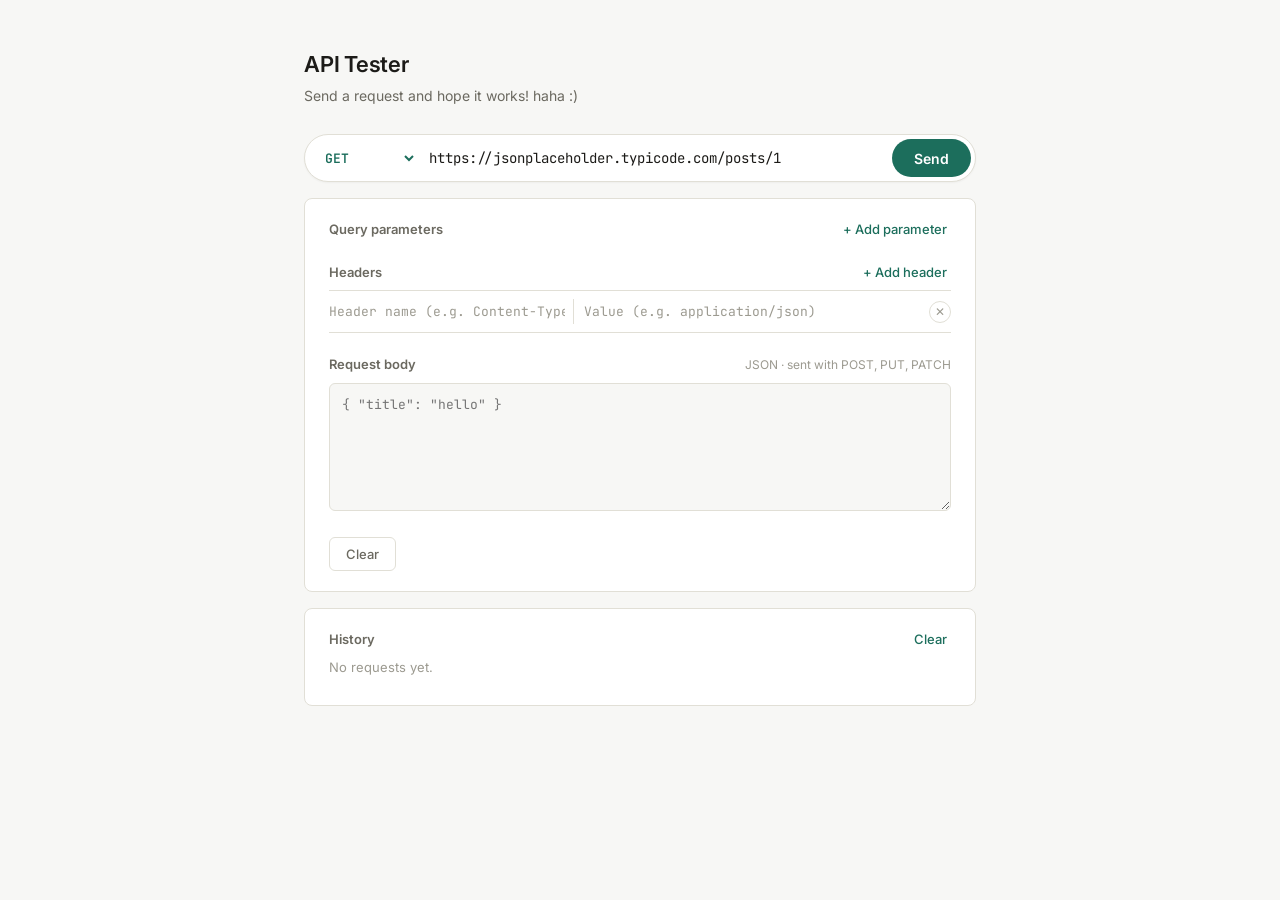
<file: index.html>
<!DOCTYPE html>
<html lang="en">
<head>
<meta charset="UTF-8">
<meta name="viewport" content="width=device-width, initial-scale=1">
<title>API Tester</title>
<link rel="preconnect" href="https://fonts.googleapis.com">
<link rel="preconnect" href="https://fonts.gstatic.com" crossorigin>
<link href="https://fonts.googleapis.com/css2?family=Inter:wght@400;500;600;700&family=JetBrains+Mono:wght@400;500;600&display=swap" rel="stylesheet">
<link rel="stylesheet" href="project/css/style.css">
</head>
<body>

<div class="page">

  <header class="page-header">
    <h1>API Tester</h1>
    <p class="subtitle">Send a request and hope it works! haha :)</p>
  </header>

  <!--REQUEST BAR (hero element)-->
  <div class="request-bar">
    <select id="methodSelect" class="method-select">
      <option value="GET">GET</option>
      <option value="POST">POST</option>
      <option value="PUT">PUT</option>
      <option value="PATCH">PATCH</option>
      <option value="DELETE">DELETE</option>
    </select>
    <input type="text" id="urlInput" class="url-input" value="https://jsonplaceholder.typicode.com/posts/1">
    <button id="sendBtn" class="send-btn">Send</button>
  </div>

  <!--REQUEST DETAILS-->
  <section class="panel">

    <div class="field-header">
      <h2>Query parameters</h2>
      <button type="button" class="link-btn" id="addParamBtn">+ Add parameter</button>
    </div>
    <div id="paramsList" class="kv-list"></div>

    <div class="field-header">
      <h2>Headers</h2>
      <button type="button" class="link-btn" id="addHeaderBtn">+ Add header</button>
    </div>
    <div id="headersList" class="kv-list"></div>

    <div class="field-header">
      <h2>Request body</h2>
      <span class="hint">JSON &middot; sent with POST, PUT, PATCH</span>
    </div>
    <textarea id="bodyInput" class="body-input" rows="6" placeholder='{ "title": "hello" }'></textarea>

    <div class="button-row">
      <button type="button" id="clearBtn" class="secondary-btn">Clear</button>
    </div>
  </section>

  <div id="errorBox" class="error-box"></div>

  <!--RESPONSE-->
  <section id="results" class="panel" style="display:none;">
    <div class="response-summary">
      <div class="summary-item">
        <span class="summary-label">Status</span>
        <span id="status" class="summary-value"></span>
      </div>
      <div class="summary-divider"></div>
      <div class="summary-item">
        <span class="summary-label">Time</span>
        <span id="time" class="summary-value"></span>
      </div>
    </div>

    <div class="field-header">
      <h2>Response headers</h2>
    </div>
    <pre id="responseHeaders" class="output-block"></pre>

    <div class="field-header">
      <h2>Response body</h2>
      <button type="button" class="link-btn" id="copyBtn">Copy</button>
    </div>
    <pre id="body" class="output-block"></pre>
  </section>

  <!--HISTORY-->
  <section class="panel">
    <div class="field-header">
      <h2>History</h2>
      <button type="button" class="link-btn" id="clearHistoryBtn">Clear</button>
    </div>
    <div id="historyList"></div>
  </section>

</div>

<script src="project/js/script.js"></script>
</body>
</html>
</file>
<file: project/css/style.css>
:root {
  --bg: #F7F7F5;
  --panel: #FFFFFF;
  --border: #E1DFD6;
  --ink: #1C1B18;
  --ink-muted: #6B6960;
  --ink-faint: #9C9A90;

  --accent: #1C6E5C;
  --accent-hover: #14503F;
  --accent-tint: #E6F0EC;

  --danger: #B23A2E;
  --danger-tint: #F7E9E7;

  --radius-sm: 6px;
  --radius-md: 8px;

  --font-ui: 'Inter', system-ui, -apple-system, sans-serif;
  --font-mono: 'JetBrains Mono', ui-monospace, 'SFMono-Regular', Consolas, monospace;
}

* { box-sizing: border-box; }

body {
  margin: 0;
  background: var(--bg);
  color: var(--ink);
  font-family: var(--font-ui);
  font-size: 15px;
  line-height: 1.5;
}

.page {
  max-width: 720px;
  margin: 0 auto;
  padding: 48px 24px 80px;
}

.page-header {
  margin-bottom: 28px;
}
.page-header h1 {
  font-size: 22px;
  font-weight: 600;
  margin: 0;
  letter-spacing: -0.01em;
}
.subtitle {
  margin: 4px 0 0;
  color: var(--ink-muted);
  font-size: 14px;
}

.request-bar {
  display: flex;
  background: var(--panel);
  border: 1px solid var(--border);
  border-radius: 999px;
  padding: 4px;
  gap: 4px;
  box-shadow: 0 1px 2px rgba(28, 27, 24, 0.04);
}

.method-select {
  flex: 0 0 auto;
  width: 108px;
  border: none;
  background: transparent;
  color: var(--accent);
  font-family: var(--font-mono);
  font-weight: 600;
  font-size: 13px;
  padding: 0 12px;
  border-radius: 999px;
  cursor: pointer;
}
.method-select:focus-visible {
  outline: 2px solid var(--accent);
  outline-offset: 2px;
}

.url-input {
  flex: 1;
  min-width: 0;
  border: none;
  background: transparent;
  color: var(--ink);
  font-family: var(--font-mono);
  font-size: 14px;
  padding: 10px 8px;
}
.url-input:focus {
  outline: none;
}
.url-input::placeholder {
  color: var(--ink-faint);
}

.send-btn {
  flex: 0 0 auto;
  border: none;
  background: var(--accent);
  color: #fff;
  font-family: var(--font-ui);
  font-weight: 600;
  font-size: 14px;
  padding: 0 22px;
  border-radius: 999px;
  cursor: pointer;
  transition: background 0.15s ease;
}
.send-btn:hover { background: var(--accent-hover); }
.send-btn:disabled { background: var(--ink-faint); cursor: not-allowed; }
.send-btn:focus-visible {
  outline: 2px solid var(--accent);
  outline-offset: 2px;
}

.panel {
  background: var(--panel);
  border: 1px solid var(--border);
  border-radius: var(--radius-md);
  padding: 20px 24px;
  margin-top: 16px;
}

.field-header {
  display: flex;
  align-items: baseline;
  justify-content: space-between;
  margin-top: 22px;
}
.field-header:first-child { margin-top: 0; }

.field-header h2 {
  font-size: 13px;
  font-weight: 600;
  color: var(--ink-muted);
  margin: 0;
}

.hint {
  font-size: 12px;
  color: var(--ink-faint);
}

.link-btn {
  border: none;
  background: none;
  color: var(--accent);
  font-family: var(--font-ui);
  font-size: 13px;
  font-weight: 500;
  cursor: pointer;
  padding: 2px 4px;
}
.link-btn:hover { color: var(--accent-hover); text-decoration: underline; }

.kv-list {
  margin-top: 8px;
}
.kv-row {
  display: flex;
  align-items: center;
  gap: 8px;
  padding: 8px 0;
  border-bottom: 1px solid var(--border);
}
.kv-row:first-child {
  border-top: 1px solid var(--border);
}

.kv-row input {
  flex: 1;
  min-width: 0;            
  border: none;
  background: transparent;
  font-family: var(--font-mono);
  font-size: 13px;
  color: var(--ink);
  padding: 4px 0;
}
.kv-row input::placeholder { color: var(--ink-faint); }
.kv-row input:focus { outline: none; }

.kv-row .kv-key { flex: 0 0 38%; }
.kv-row .kv-value { flex: 1; border-left: 1px solid var(--border); padding-left: 10px; }

.remove-btn {
  flex: 0 0 auto;
  width: 22px;
  height: 22px;
  border-radius: 50%;
  border: 1px solid var(--border);
  background: var(--panel);
  color: var(--ink-faint);
  font-size: 12px;
  line-height: 1;
  cursor: pointer;
  display: flex;
  align-items: center;
  justify-content: center;
  padding: 0;
}
.remove-btn:hover {
  border-color: var(--danger);
  color: var(--danger);
}

.empty-hint {
  color: var(--ink-faint);
  font-size: 13px;
  padding: 8px 0;
} 

.body-input {
  width: 100%;
  margin-top: 8px;
  border: 1px solid var(--border);
  border-radius: var(--radius-sm);
  background: var(--bg);
  color: var(--ink);
  font-family: var(--font-mono);
  font-size: 13px;
  padding: 12px;
  resize: vertical;
}
.body-input:focus-visible {
  outline: 2px solid var(--accent);
  outline-offset: 1px;
}

.button-row {
  margin-top: 20px;
}
.secondary-btn {
  border: 1px solid var(--border);
  background: var(--panel);
  color: var(--ink-muted);
  font-family: var(--font-ui);
  font-size: 13px;
  font-weight: 500;
  padding: 8px 16px;
  border-radius: var(--radius-sm);
  cursor: pointer;
}
.secondary-btn:hover {
  border-color: var(--ink-faint);
  color: var(--ink);
}

.error-box {
    display: none;
  background: var(--danger-tint);
  border: 1px solid var(--danger);
  color: var(--danger);
  padding: 12px 16px;
  border-radius: var(--radius-sm);
  margin-top: 16px;
  font-size: 14px;
}

.response-summary {
  display: flex;
  align-items: center;
  gap: 20px;
}
.summary-item {
  display: flex;
  flex-direction: column;
  gap: 2px;
}
.summary-label {
  font-size: 11px;
  color: var(--ink-faint);
}
.summary-value {
  font-family: var(--font-mono);
  font-size: 15px;
  font-weight: 600;
}
.summary-value.ok { color: var(--accent); }
.summary-value.error { color: var(--danger); }
.summary-divider {
  width: 1px;
  height: 28px;
  background: var(--border);
}

.output-block {
  margin-top: 8px;
  background: var(--bg);
  border: 1px solid var(--border);
  border-radius: var(--radius-sm);
  padding: 14px;
  font-family: var(--font-mono);
  font-size: 13px;
  color: var(--ink);
  overflow-x: auto;
  white-space: pre-wrap;
  word-break: break-word;
}

.history-item {
  display: flex;
  align-items: center;
  gap: 12px;
  padding: 10px 4px;
  border-bottom: 1px solid var(--border);
  cursor: pointer;
}
.history-item:last-child { border-bottom: none; }
.history-item:hover { background: var(--bg); }

.history-method {
  flex: 0 0 auto;
  font-family: var(--font-mono);
  font-weight: 600;
  font-size: 11px;
  padding: 2px 8px;
  border-radius: 4px;
}
.method-GET     { background: var(--accent-tint); color: var(--accent); }
.method-POST    { background: #E5EEF8; color: #1D5FA6; }
.method-PUT     { background: #F5ECDC; color: #A66A1D; }
.method-PATCH   { background: #EFE8F5; color: #6A4C93; }
.method-DELETE  { background: var(--danger-tint); color: var(--danger); }

.history-url {
  flex: 1;
  min-width: 0;
  font-family: var(--font-mono);
  font-size: 13px;
  overflow: hidden;
  text-overflow: ellipsis;
  white-space: nowrap;
}

.history-status {
  flex: 0 0 auto;
  font-family: var(--font-mono);
  font-size: 12px;
  color: var(--ink-faint);
}

@media (prefers-reduced-motion: reduce) {
  * { transition: none !important; }
}

@media (max-width: 560px) {
  .page { padding: 32px 16px 60px; }
  .request-bar { border-radius: var(--radius-md); flex-wrap: wrap; }
  .method-select { width: auto; }
  .send-btn { border-radius: var(--radius-md); }
  .kv-row { flex-wrap: wrap; }
  .kv-row .kv-key, .kv-row .kv-value {
    flex: 1 1 100%;
    border-left: none;
    padding-left: 0;
  }
}
</file>
